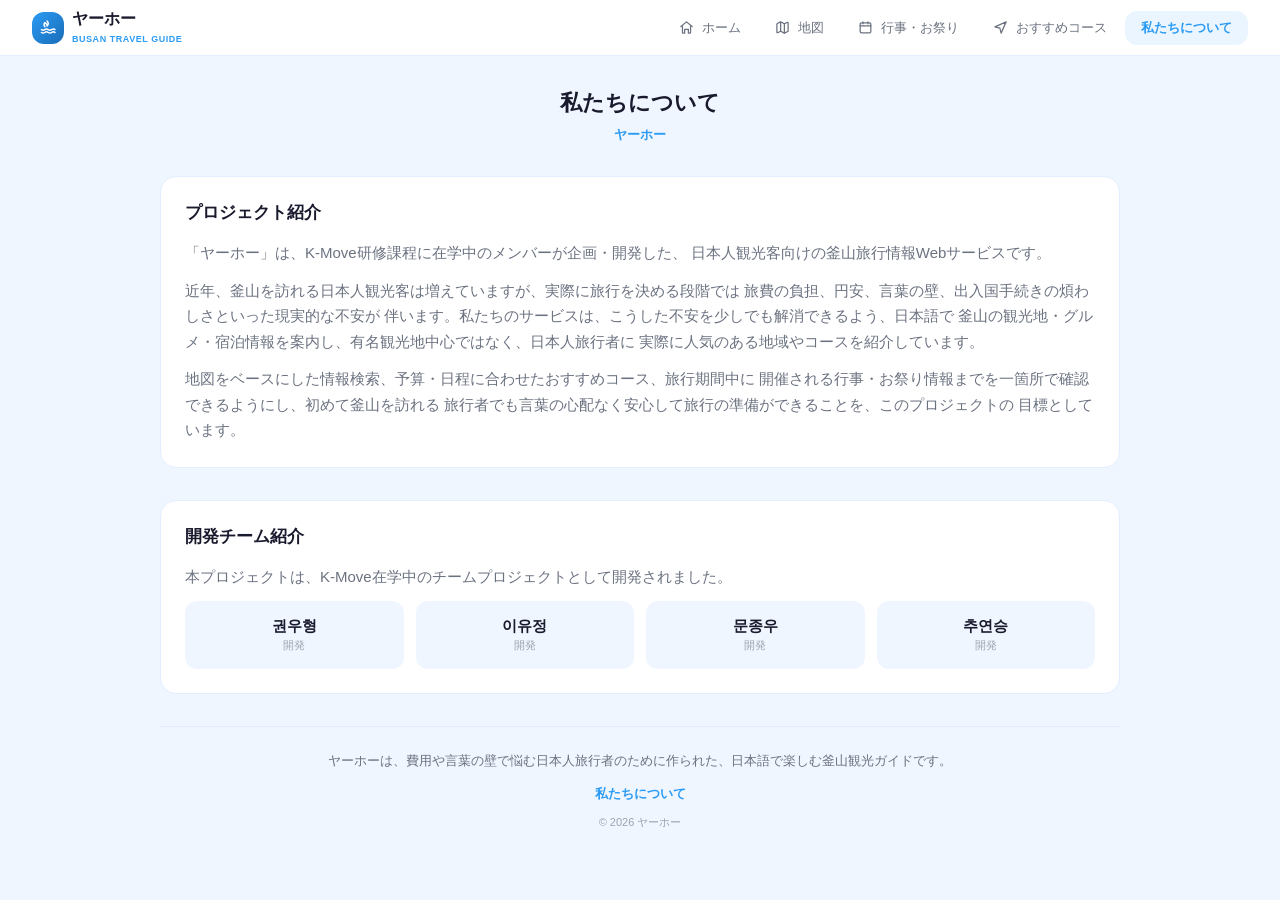
<file: pages/about.html>
<!DOCTYPE html>
<html lang="ja">
<head>
  <meta charset="UTF-8" />
  <meta name="viewport" content="width=device-width, initial-scale=1.0, viewport-fit=cover" />
  <title>私たちについて | ヤーホー</title>
  <link rel="stylesheet" href="../css/common.css" />
  <link rel="stylesheet" href="../css/pages/about.css" />
</head>
<body data-page="about">
  <div id="app-header"></div>

  <main class="app-main">
    <div class="app-main__inner about-page">
      <section class="about-hero">
        <h1 class="about-hero__title">私たちについて</h1>
        <p class="about-hero__tagline">ヤーホー</p>
      </section>

      <section class="about-section">
        <h2 class="about-section__title">プロジェクト紹介</h2>
        <p class="about-section__text">
          「ヤーホー」は、K-Move研修課程に在学中のメンバーが企画・開発した、
          日本人観光客向けの釜山旅行情報Webサービスです。
        </p>
        <p class="about-section__text">
          近年、釜山を訪れる日本人観光客は増えていますが、実際に旅行を決める段階では
          旅費の負担、円安、言葉の壁、出入国手続きの煩わしさといった現実的な不安が
          伴います。私たちのサービスは、こうした不安を少しでも解消できるよう、日本語で
          釜山の観光地・グルメ・宿泊情報を案内し、有名観光地中心ではなく、日本人旅行者に
          実際に人気のある地域やコースを紹介しています。
        </p>
        <p class="about-section__text">
          地図をベースにした情報検索、予算・日程に合わせたおすすめコース、旅行期間中に
          開催される行事・お祭り情報までを一箇所で確認できるようにし、初めて釜山を訪れる
          旅行者でも言葉の心配なく安心して旅行の準備ができることを、このプロジェクトの
          目標としています。
        </p>
      </section>

      <section class="about-section">
        <h2 class="about-section__title">開発チーム紹介</h2>
        <p class="about-section__text">
          本プロジェクトは、K-Move在学中のチームプロジェクトとして開発されました。
        </p>
        <ul class="about-team">
          <li class="about-team__member">
            <span class="about-team__name">권우형</span>
            <span class="about-team__role">開発</span>
          </li>
          <li class="about-team__member">
            <span class="about-team__name">이유정</span>
            <span class="about-team__role">開発</span>
          </li>
          <li class="about-team__member">
            <span class="about-team__name">문종우</span>
            <span class="about-team__role">開発</span>
          </li>
          <li class="about-team__member">
            <span class="about-team__name">추연승</span>
            <span class="about-team__role">開発</span>
          </li>
        </ul>
      </section>

      <div id="app-footer"></div>
    </div>
  </main>

  <div id="app-tabbar"></div>

  <script type="module">
    import { initNav } from "../js/nav.js";

    initNav("about");
  </script>
</body>
</html>
</file>
<file: css/common.css>
/* ==========================================================================
   부산 야-호- (釜山 やっほー) — 공통 스타일
   색상/타이포/spacing 값은 Figma 시안(1차_시안.zip)의 HomePage.tsx / App.tsx에서
   추출한 값을 기준으로 한다.
   ========================================================================== */

:root {
  /* Color */
  --color-primary: #2b9bf4;
  --color-primary-dark: #1a6db8;
  --color-primary-soft: #ebf5ff;
  --color-accent: #f47c2b;
  --color-bg: #ffffff;
  --color-surface: #f0f6ff;
  --color-border: #e2edff;
  --color-text: #1a1a2e;
  --color-text-muted: #6b7280;
  --color-text-faint: #9ca3af;
  --color-text-inverse: #ffffff;

  /* Typography */
  --font-family-base: "Noto Sans JP", "Hiragino Kaku Gothic ProN", "Yu Gothic",
    -apple-system, BlinkMacSystemFont, sans-serif;
  --font-size-xs: 0.6875rem;
  --font-size-sm: 0.8125rem;
  --font-size-base: 0.9375rem;
  --font-size-lg: 1.0625rem;
  --font-size-xl: 1.375rem;

  /* Spacing */
  --space-1: 4px;
  --space-2: 8px;
  --space-3: 12px;
  --space-4: 16px;
  --space-5: 24px;
  --space-6: 32px;

  /* Layout */
  --header-height: 56px;
  --tabbar-height: 62px;
  --radius-sm: 12px;
  --radius-md: 16px;
  --radius-lg: 20px;
  --radius-full: 999px;
  --shadow-sm: 0 1px 2px rgba(26, 26, 46, 0.06);
  --shadow-md: 0 4px 16px rgba(26, 26, 46, 0.08);
  --max-content-width: 1024px;
}

*,
*::before,
*::after {
  box-sizing: border-box;
}

html,
body {
  margin: 0;
  padding: 0;
}

body {
  font-family: var(--font-family-base);
  font-size: var(--font-size-base);
  color: var(--color-text);
  background-color: var(--color-surface);
  -webkit-font-smoothing: antialiased;
  min-height: 100dvh;
  display: flex;
  flex-direction: column;
}

img {
  max-width: 100%;
  display: block;
}

a {
  color: inherit;
  text-decoration: none;
}

ul,
ol {
  margin: 0;
  padding: 0;
  list-style: none;
}

button {
  font-family: inherit;
  cursor: pointer;
}

/* App shell: .app-main은 full-bleed 배경(히어로 등)을 위해 좌우 패딩이 없다.
   실제 콘텐츠는 .app-main__inner로 감싸 중앙 정렬 + 좌우 패딩을 적용한다. */
.app-main {
  flex: 1;
  width: 100%;
  padding-bottom: calc(var(--tabbar-height) + var(--space-4));
}

.app-main__inner {
  max-width: var(--max-content-width);
  margin: 0 auto;
  padding: 0 var(--space-4);
}

@media (min-width: 768px) {
  .app-main__inner {
    padding: 0 var(--space-6);
  }

  .app-main {
    padding-bottom: 0;
  }
}

.placeholder-notice {
  margin-top: var(--space-6);
  padding: var(--space-5);
  border: 1px dashed var(--color-border);
  border-radius: var(--radius-md);
  color: var(--color-text-muted);
  text-align: center;
  font-size: var(--font-size-sm);
}

/* ---- 페이지 로컬 상단바 (뒤로가기+제목) ----
   전역 브랜드 헤더(.app-header)와 별개로, 상세/목록 페이지가 각자 렌더링하는
   보조 헤더. Figma App.tsx 구조상 뒤로가기는 각 페이지가 자체 구현한다. */
.page-topbar {
  position: sticky;
  top: var(--header-height);
  z-index: 15;
  display: flex;
  align-items: center;
  gap: var(--space-3);
  padding: var(--space-3) var(--space-4);
  background-color: #ffffff;
  border-bottom: 1px solid var(--color-border);
}

.page-topbar__back {
  display: flex;
  align-items: center;
  justify-content: center;
  width: 36px;
  height: 36px;
  flex-shrink: 0;
  border: none;
  border-radius: var(--radius-sm);
  background-color: var(--color-surface);
  color: var(--color-text);
}

.page-topbar__back svg {
  width: 18px;
  height: 18px;
}

.page-topbar__title {
  flex: 1;
  min-width: 0;
  font-size: var(--font-size-lg);
  font-weight: 700;
  color: var(--color-text);
  overflow: hidden;
  text-overflow: ellipsis;
  white-space: nowrap;
}

.page-topbar__subtitle {
  font-size: var(--font-size-sm);
  color: var(--color-text-faint);
}

.page-topbar__actions {
  display: flex;
  align-items: center;
  gap: var(--space-2);
  flex-shrink: 0;
}

.page-topbar__action-btn {
  display: flex;
  align-items: center;
  justify-content: center;
  width: 36px;
  height: 36px;
  border: none;
  border-radius: var(--radius-sm);
  background-color: var(--color-surface);
  color: var(--color-text-muted);
}

.page-topbar__action-btn svg {
  width: 16px;
  height: 16px;
}

/* ---- 로딩 스켈레톤 / 에러 상태 (공통) ---- */
@keyframes skeleton-pulse {
  0%, 100% { opacity: 1; }
  50% { opacity: 0.55; }
}

.skeleton {
  background-color: var(--color-border);
  border-radius: var(--radius-sm);
  animation: skeleton-pulse 1.4s ease-in-out infinite;
}

.state-message {
  display: flex;
  flex-direction: column;
  align-items: center;
  gap: var(--space-3);
  padding: var(--space-6) var(--space-4);
  text-align: center;
  color: var(--color-text-muted);
  font-size: var(--font-size-sm);
}

.state-message__retry {
  padding: var(--space-2) var(--space-5);
  border: none;
  border-radius: var(--radius-full);
  background-color: var(--color-primary);
  color: #ffffff;
  font-size: var(--font-size-sm);
  font-weight: 600;
}

/* ---- 공통 헤더 (js/nav.js가 주입) ---- */
.app-header {
  position: sticky;
  top: 0;
  z-index: 20;
  display: flex;
  align-items: center;
  justify-content: space-between;
  gap: var(--space-3);
  height: var(--header-height);
  padding: 0 var(--space-4);
  background-color: var(--color-bg);
  border-bottom: 1px solid var(--color-border);
}

.app-header__brand {
  display: flex;
  align-items: center;
  gap: var(--space-2);
}

.app-header__logo {
  display: flex;
  align-items: center;
  justify-content: center;
  width: 32px;
  height: 32px;
  border-radius: var(--radius-sm);
  background: linear-gradient(135deg, var(--color-primary) 0%, var(--color-primary-dark) 100%);
  flex-shrink: 0;
}

.app-header__logo svg {
  width: 17px;
  height: 17px;
  color: #ffffff;
}

.app-header__title {
  font-size: 1rem;
  font-weight: 800;
  line-height: 1.1;
  color: var(--color-text);
  white-space: nowrap;
}

.app-header__subtitle {
  font-size: 0.5625rem;
  font-weight: 600;
  letter-spacing: 0.06em;
  color: var(--color-primary);
}

/* 데스크톱 인라인 탭 (모바일에서는 숨김) */
.app-header__nav {
  display: none;
  align-items: center;
  gap: 2px;
}

.app-header__nav-item {
  display: flex;
  align-items: center;
  gap: var(--space-2);
  padding: var(--space-2) var(--space-4);
  border-radius: var(--radius-sm);
  color: var(--color-text-muted);
  font-size: var(--font-size-sm);
}

.app-header__nav-item svg {
  width: 15px;
  height: 15px;
}

.app-header__nav-item.is-active {
  background-color: var(--color-primary-soft);
  color: var(--color-primary);
  font-weight: 700;
}

/* ---- 공통 하단 탭바 (js/nav.js가 주입, 모바일 전용) ---- */
.app-tabbar {
  position: fixed;
  left: 0;
  right: 0;
  bottom: 0;
  z-index: 20;
  display: flex;
  height: var(--tabbar-height);
  background-color: var(--color-bg);
  border-top: 1px solid var(--color-border);
  box-shadow: var(--shadow-sm);
}

.app-tabbar__item {
  flex: 1;
  display: flex;
  flex-direction: column;
  align-items: center;
  justify-content: center;
  gap: 2px;
  color: var(--color-text-faint);
  font-size: var(--font-size-xs);
}

.app-tabbar__item svg {
  width: 21px;
  height: 21px;
}

.app-tabbar__item.is-active {
  color: var(--color-primary);
  font-weight: 700;
}

@media (min-width: 768px) {
  .app-header {
    padding: 0 var(--space-6);
  }

  .app-header__nav {
    display: flex;
  }

  .app-tabbar {
    display: none;
  }

  .app-main {
    padding-bottom: 0;
  }
}

/* ---- 공통 푸터 (js/nav.js가 주입, .app-main 안 마지막 요소로 렌더링) ---- */
.app-footer {
  margin-top: var(--space-6);
  padding: var(--space-5) var(--space-4);
  border-top: 1px solid var(--color-border);
  text-align: center;
}

.app-footer__lead {
  margin: 0 0 var(--space-3);
  font-size: var(--font-size-sm);
  color: var(--color-text-muted);
  line-height: 1.6;
}

.app-footer__about-link {
  display: inline-block;
  margin-bottom: var(--space-3);
  font-size: var(--font-size-sm);
  font-weight: 700;
  color: var(--color-primary);
}

.app-footer__copyright {
  margin: 0;
  font-size: var(--font-size-xs);
  color: var(--color-text-faint);
}
</file>
<file: css/pages/about.css>
/* ==========================================================================
   About Us 페이지
   ========================================================================== */

.about-page {
  padding-top: var(--space-6);
  padding-bottom: var(--space-6);
}

.about-hero {
  margin-bottom: var(--space-6);
  text-align: center;
}

.about-hero__title {
  margin: 0 0 var(--space-2);
  font-size: var(--font-size-xl);
  font-weight: 800;
  color: var(--color-text);
}

.about-hero__tagline {
  margin: 0;
  font-size: var(--font-size-sm);
  font-weight: 600;
  color: var(--color-primary);
}

.about-section {
  margin-bottom: var(--space-6);
  padding: var(--space-5);
  background-color: #ffffff;
  border: 1px solid var(--color-border);
  border-radius: var(--radius-md);
}

.about-section__title {
  margin: 0 0 var(--space-4);
  font-size: var(--font-size-lg);
  font-weight: 700;
  color: var(--color-text);
}

.about-section__text {
  margin: 0 0 var(--space-3);
  font-size: var(--font-size-base);
  line-height: 1.7;
  color: var(--color-text-muted);
}

.about-section__text:last-child {
  margin-bottom: 0;
}

.about-team {
  display: grid;
  grid-template-columns: repeat(2, 1fr);
  gap: var(--space-3);
}

.about-team__member {
  display: flex;
  flex-direction: column;
  align-items: center;
  gap: 2px;
  padding: var(--space-4);
  background-color: var(--color-surface);
  border-radius: var(--radius-sm);
  text-align: center;
}

.about-team__name {
  font-size: var(--font-size-base);
  font-weight: 700;
  color: var(--color-text);
}

.about-team__role {
  font-size: var(--font-size-xs);
  color: var(--color-text-faint);
}

@media (min-width: 768px) {
  .about-team {
    grid-template-columns: repeat(4, 1fr);
  }
}
</file>
